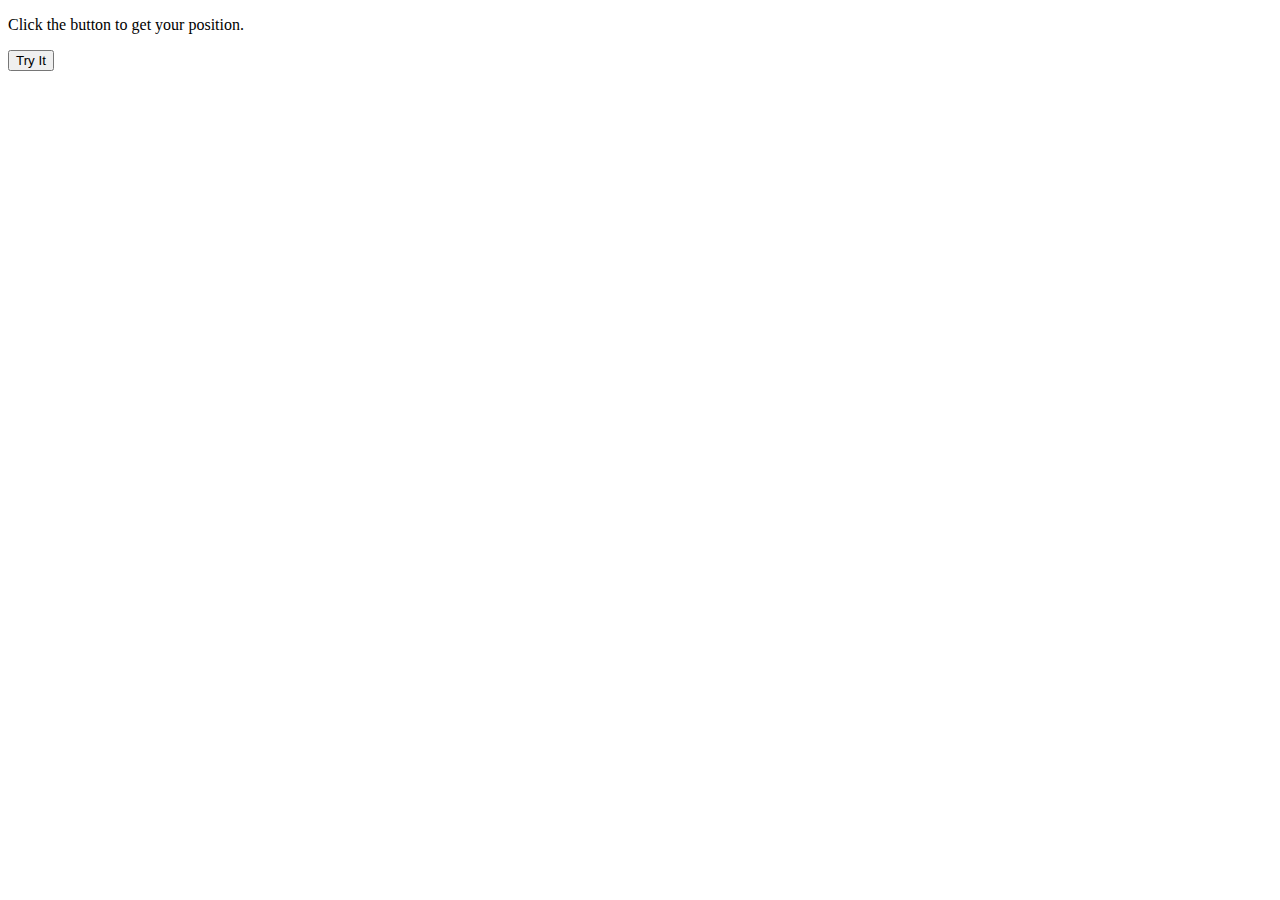
<file: www/sites/geolocation.html>
<!DOCTYPE html>
<html>
<body>

<p id="demo">Click the button to get your position.</p>

<button onclick="getLocation()">Try It</button>

<div id="mapholder"></div>
<div id="long"></div>
<div id="lat"></div>

<script>
    var x = document.getElementById("demo");

    function getLocation() {
        if (navigator.geolocation) {
            navigator.geolocation.getCurrentPosition(showPosition, showError);
        } else {
            x.innerHTML = "Geolocation is not supported by this browser.";
        }
    }


    function showPosition(position) {
        var latlon = position.coords.latitude + "," + position.coords.longitude;
        var long = position.coords.longitude;
        var lat = position.coords.latitude;
        document.getElementById("long").innerHTML = long;
        document.getElementById("lat").innerHTML = lat;

    }

    function showError(error) {
        switch(error.code) {
            case error.PERMISSION_DENIED:
                x.innerHTML = "User denied the request for Geolocation."
                break;
            case error.POSITION_UNAVAILABLE:
                x.innerHTML = "Location information is unavailable."
                break;
            case error.TIMEOUT:
                x.innerHTML = "The request to get user location timed out."
                break;
            case error.UNKNOWN_ERROR:
                x.innerHTML = "An unknown error occurred."
                break;
        }
    }
</script>

</body>
</html>
</file>
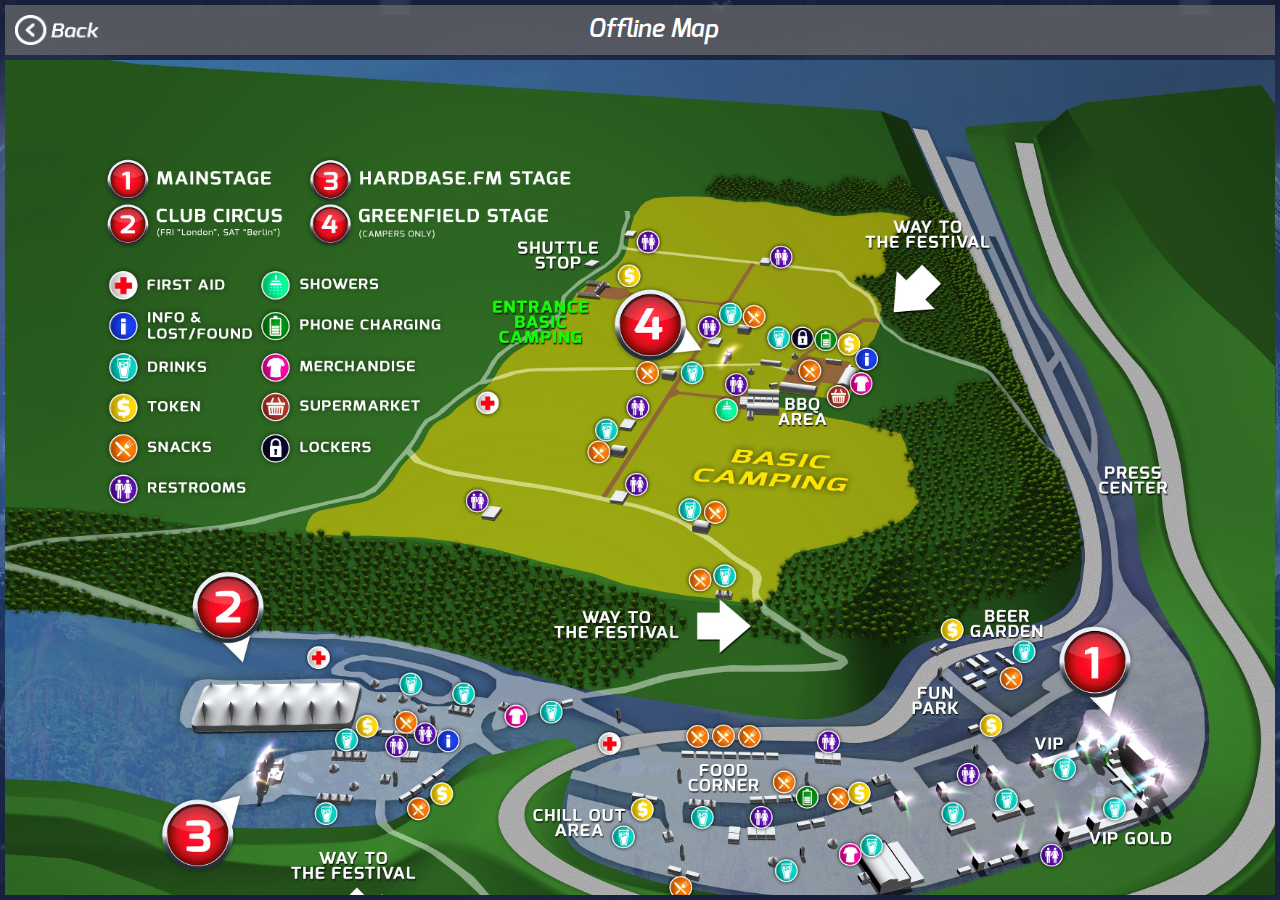
<file: www/sites/offlinemap.html>
<!DOCTYPE html>
<html>
<head>
    <meta charset="utf-8">
    <meta name="viewport" content="width=device-width, initial-scale=1.0, user-scalable=0, minimum-scale=1.0, maximum-scale=1.0">

    <title>Offline Map</title>

    <link rel="stylesheet" href="../css/bootstrap.min.css" type="text/css"/>
    <link rel="stylesheet" href="../css/bootstrap-theme.min.css" type="text/css"/>
    <link rel="stylesheet" href="../css/normalize.css" type="text/css"/>
    <link rel="stylesheet" href="../css/styles.css" type="text/css"/>

    <script type="text/javascript" src="../js/zoom.js"></script>
    <script type="text/javascript" src="../js/jquery-1.11.2.min.js"></script>
    <script type="text/javascript" src="../js/bootstrap.min.js"></script>

    <script type="text/javascript">
        var myScroll;
        function loaded () {
            myScroll = new IScroll('#wrapper', {
                zoom: true,
                scrollX: true,
                scrollY: true,
                mouseWheel: true,
                wheelAction: 'zoom',
                zoomMax: 8
            });
        }
        document.addEventListener('touchmove', function (e) { e.preventDefault(); }, false);
    </script>

    <style type="text/css">
        * {
            -webkit-box-sizing: border-box;
            -moz-box-sizing: border-box;
            box-sizing: border-box;
        }
        html {
            -ms-touch-action: none;
        }
        body,ul,li {
            padding: 0;
            margin: 0;
            border: 0;
        }
        body {
            font-size: 12px;
            font-family: ubuntu, helvetica, arial;
            overflow: hidden; /* this is important to prevent the whole page to bounce */
        }
        #wrapper {
            position: absolute;
            z-index: 1;
            top: 5px;
            bottom: 5px;
            left: 5px;
            right: 5px;
            overflow: hidden;
            margin-top: 55px;
        }
        #scroller {
            position: absolute;
            z-index: 1;
            -webkit-tap-highlight-color: rgba(0,0,0,0);
            width: 100%;
            -webkit-transform: translateZ(0);
            -moz-transform: translateZ(0);
            -ms-transform: translateZ(0);
            -o-transform: translateZ(0);
            transform: translateZ(0);
            -webkit-touch-callout: none;
            -webkit-user-select: none;
            -moz-user-select: none;
            -ms-user-select: none;
            user-select: none;
            -webkit-text-size-adjust: none;
            -moz-text-size-adjust: none;
            -ms-text-size-adjust: none;
            -o-text-size-adjust: none;
            text-size-adjust: none;
        }
        #scroller ul {
            list-style: none;
            padding: 0;
            margin: 0;
        }
        #scroller li {
            padding: 0;
        }
    </style>
</head>
<body onload="loaded()">
    <div class="content-info">
        <a href="../index.html" style="text-decoration: none">
            <div class="header_div">
                <img src="../img/max/arrow_left_back.gif" class="header_arrow_back"/>
                Offline Map
            </div>
        </a>
        <div id="wrapper">
            <div id="scroller">
                <ul>
                   <li><img src="../img/max/offlinemap.jpg" class="img-responsive"></li>
                </ul>
            </div>
        </div>
    </div>

</body>
</html>
</file>
<file: www/css/styles.css>
/* Farbverlauf von: #212a52 Zu #2457a2
            rgba(33, 42, 82, 1)  zu rgba(36, 87, 162, 1)*/

html, body {
    height: 100%;
}
.parent {
    width: 100%;
    height: 100%;
    display: table;
    text-align: center;
}
.parent > .child {
    display: table-cell;
    vertical-align: middle;
}

.item_main {
    height: 80px;
    width: 60px;
}

.spinning:hover {
    -webkit-animation:spin 0.5s linear ;
    -moz-animation:spin 0.5s linear ;
    animation:spin 0.5s linear ;
}

.clock_spinning {
    margin: 20px auto auto auto;
    -webkit-animation:circle 60s linear infinite;
    -moz-animation:circle 60s linear infinite;
    animation:circle 60s linear infinite;
}

@-moz-keyframes spin { 100% { -moz-transform: rotateY(360deg); } }
@-webkit-keyframes spin { 100% { -webkit-transform: rotateY(360deg); } }
@keyframes spin { 100% { -webkit-transform: rotateY(360deg); transform:rotateY(360deg); } }

@-ms-keyframes circle {
    from { -ms-transform: rotate(0deg); }
    to { -ms-transform: rotate(360deg); }
}
@-moz-keyframes circle {
    from { -moz-transform: rotate(0deg); }
    to { -moz-transform: rotate(360deg); }
}
@-webkit-keyframes circle {
    from { -webkit-transform: rotate(0deg); }
    to { -webkit-transform: rotate(360deg); }
}
@keyframes circle {
    from {
        transform:rotate(0deg);
    }
    to {
        transform:rotate(360deg);
    }
}

.main {
    text-align: center;
    margin-left: auto;
    margin-right: auto;
    border: solid;
}

.content-info {
    height: 100%;
    width: 100%;
    margin-left: auto;
    margin-right: auto;
    padding: 5px;
    text-align: center;
    color: #ffffff
}

#text {
    font-size: 25px;
    color: #ffffff;
    font-style: italic;
}

.icon {
    margin-right: auto;
    margin-left: auto;
    text-align: center;
}

.icon_name {
    margin-left: auto;
    margin-right: auto;
    margin-bottom: 10px;
}


/* styles for map.html*/

.google-maps {
    position: relative;
    padding-bottom: 120%; // This is the aspect ratio
    height: 0;
    overflow: hidden;
}
.google-maps #googleMap {
    position: absolute;
    top: 0;
    left: 0;
    width: 100% !important;
    height: 100% !important;
}

.pag {
    margin: 18px 0 8px 0;
    font-family: elfFont;
}

/* styles for timetable*/

.tt_info {
    background-color: rgba(110, 110, 110, 0.7);
    margin: 10px 10px 0 10px;
}

.tt_info:hover {
    background-color: rgba(163, 22, 0, 0.85);
}

.tt_row {
    color: #ffffff;
    padding: 0;
    margin: 0;
}

.tt_element {
    background-color: rgba(110, 110, 110, 0.7);
}

.tt_element:hover {
    background-color: rgba(42, 42, 42, 0.70);
}

.tt_text {
    text-align: center;
    height: 100px;
    font-family: elfFont;
    line-height: 100px;
    font-size: 30px;
}

.tt_img {
    height: 100px;
    margin-bottom: 50px;
    
}
/* styles for timetable_artists*/

.pill {
    padding: 0;
    margin: 0 -2px 0 0;
    border-bottom: 2px solid #808080;
    border-right: 2px solid #808080;
    border-top: 2px solid #808080;
    border-radius: 0;

}

.nav-pills>li>a {
    border-radius: 0;
}

.try.nav-pills>li.active>a, .nav-pills>li.active>a:focus, .nav-pills>li.active>a:hover {
    background-color: red;
}

.nav-pills>li.active>a, .nav-pills>li.active>a:focus, .nav-pills>li.active>a:hover {
    background-color: rgba(36, 87, 162, 1);
}

.nav>li>a {
    padding: 7px 2px 5px 2px;
}

.options {
    border-radius: 0;
    padding: 5px;
    height: 50px;
    width: 100%
}

.tt_tab {
    text-decoration: none;
    color: #ffffff;
    font-size: 17px;
    font-family: elfFontBold;
    padding: 0;

}

.row_container {
    height: 100px;
    background-color: rgba(110, 110, 110, 0.7);
    color: #ffffff;
    text-align: left;
    padding: 0;
    margin: 5px 0 0 0 ;
}

.row_container:hover {
    background-color: rgba(42, 42, 42, 0.70);
}

.a_img {
    height: 100px;
    float: left;
    margin-right: 10px;
}

.a_name {
    height: 45px;
    line-height: 45px;
    font-family: elfFont;
    font-size: 20px;
}

.a_hr {
    margin: -5px 10px 5px 0;
}

.a_info {
    height: 25px;
    line-height: 25px;
    font-size: 16px;
    font-family: elfFontBold;
}

.tt-modal-dialog {
    margin: 100px auto 0 auto;
    height: 200px;
    width: 200px;
}

.tt-modal-content {
    background-color: rgba(110, 110, 110, 1);
    border-radius: 0;
}

/* styles for timetable_stages*/

.stage_row {
    padding: 0;
    margin: 0 0 10px 0;
}

.stage_img {
    padding: 0;
}

.stage_text {
    height: 30px;
    font-size: 20px;
    line-height: 30px;
    font-family: elfFont;
    background-color: rgba(110, 110, 110, 0.7);
}

.stage_info {
    font-family: elfFont;
    font-size: 16px;
    color: #ffffff;
    background-color: rgba(110, 110, 110, 0.7);
    text-align: justify;
    padding: 10px;
    margin-bottom: 10px;
}

.stage_row:hover .stage_img {
    -webkit-animation:diff1 0.2s linear;
    -moz-animation:diff1 0.2s linear ;
    animation:diff1 0.2s linear ;

}

.stage_row:hover .stage_text {
    background-color: rgba(42, 42, 42, 0.70);
    -webkit-animation:diff2 0.2s linear ;
    -moz-animation:diff2 0.2s linear ;
    animation:diff2 0.2s linear ;

}

@-moz-keyframes diff1 { 100% { -moz-transform: translate(300px, 0); } }
@-webkit-keyframes diff1 { 100% { -webkit-transform: translate(300px, 0); } }
@keyframes diff1 { 100% { -webkit-transform: translate(300px, 0); transform: translate(300px, 0); } }

@-moz-keyframes diff2 { 100% { -moz-transform: translate(-300px, 0); } }
@-webkit-keyframes diff2 { 100% { -webkit-transform: translate(-300px, 0); } }
@keyframes diff2 { 100% { -webkit-transform: translate(-300px, 0); transform: translate(-300px, 0); } }

/* styles for information.html/following and information.css*/

#social_btn {
    width: 100%;
    height: 25px;
    background-color: rgba(201, 201, 201, 0.7);
}

.logo_height {
    height: 90px;
}

.logo_height:hover {
    -webkit-box-shadow: 0 0 12px 0 rgba(0, 0, 0, 0.5);
    -moz-box-shadow: 0 0 12px 0 rgba(0, 0, 0, 0.5);
    box-shadow: 0 0 12px 0 rgba(0, 0, 0, 0.5);
}

.header_arrow_back {
    height: 30px;
    width: 86px;
    float: left;
    margin: 10px -70px 0 10px;
}

.header_arrow_home {
    height: 30px;
    width: 152px;
    float: left;
    margin-top: 10px;
    margin-left: 10px;
}

.header_div {
    height: 50px;
    margin-bottom: 5px;
    background-color: rgba(110, 110, 110, 0.7);
    color: #ffffff;
    text-align: center;
    font-family: elfFont;
    line-height: 50px;
    font-size: 25px
}

.header_div:hover {
    background-color: rgba(42, 42, 42, 0.70);
}

.header_back {
    background-color: rgba(110, 110, 110, 0.7);
    font-size: 18px;
    text-align: left;
    margin-bottom: 5px;
    height: 40px;
    padding: 5px;
}

.header_back:hover {
    background-color: rgba(42, 42, 42, 0.70);
}

.header_title {
    background-color: rgba(110, 110, 110, 0.7);
    font-size: 22px;
    color: #ffffff;
    text-align: center;
    font-style: normal;
    margin-bottom: 5px;
    padding: 5px;
}

.faq_text {
    padding: 10px;
    font-size: 16px;
    color: #ffffff;
    width: auto;
    text-align: left;
    background-color: rgba(110, 110, 110, 0.7);
}

.collapse{
    padding-left: 5px;
    text-align: left;
    font-size: 21px;
    font-style: normal;
    display:block;
    color: #ffffff;
    visibility: visible;
    background-color: rgba(51, 51, 51, 0.75);
    height: auto;
    line-height: 50px;
    margin-bottom: 10px;
}

.collapse + input + img {
}

.collapse + input {
    display:none;
}
.collapse + input + * {
    display:none;
}
.collapse + input:checked + * {
    display:block;
    height:auto;

}
.text_shown{
    background-color: rgba(110, 110, 110, 0.7);
    color: #ffffff;
    height:auto;
    margin-bottom: 10px;
    margin-top: -10px;
    padding: 5px;
    text-align: justify;
    font-size: 18px;
}

.plus_img{
    height: 30px;
    width: 30px;
    float: right;
    margin-top: 10px;
    margin-right: 7px;
}

/* styles for artist.html and different artists */

.artist_img {
    height: 79px;
    width: 79px;
    float: left;
}

.artist_container {
    height: 80px;
    padding:0;
    border-bottom: 1px solid #ffffff;
}

.artist_text {
    background-color: rgba(110, 110, 110, 0.7);
    color: #ffffff;
    background-clip: content-box;
    text-align: center;
    margin: 0;
    vertical-align: middle;
    line-height: 80px;
    font-size: 20px;
    font-family: elfFont;
}

.artist_text:hover {
    background-color: rgba(42, 42, 42, 0.70);
}

.arrow_right {
    height: 30px;
    width: 30px;
    margin-top: 25px;
    margin-right: 5px;
    float: right;
}


.artist_home {
    background-color: rgba(110, 110, 110, 0.7);
    color: #ffffff;
    height: 300px;
    width: 100%;
    padding: 5px;
    text-align: justify;
    font-size: 18px;
    overflow: scroll;
    margin-bottom: 5px;

}

.artist_social {
    height: 40px;
    margin-top: 5px;
    background-color: rgba(110, 110, 110, 0.7);
    color: #ffffff;
    border-bottom: 1px solid #ffffff;
}

.artist_soc_btn {
    height: 30px;
    width: 30px;
    margin-top: 5px;
    margin-right: 25px;
}

/* styles for love.html*/
.alink {
    text-decoration: none;
    color: #ffffff;
}

.outer {
    position: relative;
    height: 140px;
}

.text_field {
    width: 75%;
    height: 75%;
    overflow: auto;
    margin: auto;
    position: absolute;
    top: 0; left: 0; bottom: 0; right: 0;
    font-family: elfFont;
    font-size: 16px;
}


.img_field {
    margin: 20px auto auto auto;
    height: 100px;

}

.row_style {
    height: 140px;
    background-color: rgba(110, 110, 110, 0.7);
    padding: 0;
    margin: 10px 0 0 0;
}

.row_style:hover {
    color: #ffffff;
    background-color: rgba(42, 42, 42, 0.70);
}


/* styles for merch.html*/

.banner {
    height: auto;
    color: #ffffff;
    line-height: 40px;
    background-color: rgba(163, 22, 0, 0.85);
    font-family: elfFont;

}

.merch_text {
    height: auto;
    width: 100%;
    font-family: elfFont;
    color: #ffffff;
    position: absolute;
    margin-top: 5px;
    border-top: 1px solid #ffffff;
    vertical-align: middle;

}

.merch_container {
    height: 200px;
    color: #ffffff;
    background-color: rgba(110, 110, 110, 0.7);
    margin-top: 5px;
    position: relative;
    padding: 0;
    border: 1px solid #ffffff;
}

.merch_img{
    margin-top: 5px;
    height: 100px;
    width: auto;
}

/* styles for gallery.html*/

.swipe {
    overflow: hidden;
    position: relative;
    width: 100%;
    margin: 0 auto 0;
}
.swipe-wrap {
    overflow: hidden;
    position: relative;
}
.swipe-wrap > div {
    float: left;
    width: 100%;
    position: relative;
}

.navbutton {
    height: 40px;
    line-height: 40px;
    font-family: elfFont;
    font-size: 20px;
    margin-top: 5px;
    background-color: rgba(110, 110, 110, 0.7);
}

.nav.prev:hover {
    color: #ffffff;
    background-color: rgba(42, 42, 42, 0.70);
}

.nav.next:hover {
    color: #ffffff;
    background-color: rgba(42, 42, 42, 0.70);
}

/* Styles for offlinemap.html */

.numbers {
    padding: 0;
    text-align: center;
    font-family: elfFont;
    font-size: 34px;
    font-weight: bold;
    font-style: normal;
    color: #FFFFFF;
    height: 40px;
}
.title {
    border-style: none;
    text-align: center;
    font-family: elfFont;
    font-size: 12px;
    font-weight: bold;
    color: #FFFFFF;
    height: 40px;

}
.countdown_text {
    font-family: elfFont;
    font-size: 20px;
    color: #ffffff;
    font-weight: bold;
    text-align: center;
    margin-top: 20px;
    height: 100px;
    line-height: 45px;
}


/* styles for food.html*/

.food_container {
    height: 80px;
    border-bottom: 1px solid #ffffff;
    text-align: center;
    line-height: 80px;
    background-color: rgba(110, 110, 110, 0.7);
    font-family: elfFont;
    font-size: 20px;
    color: #ffffff;
}

.food_container:hover {
    background-color: rgba(42, 42, 42, 0.70);
}



/* overall used font */
@font-face {
    font-family: elfFont;
    src: url(../fonts/Exo-DemiBold-Italic.otf);
}
@font-face {
    font-family: elfFontBold;
    src: url(../fonts/Exo-DemiBold.otf);
}

/* smaller margins to the horizontal divider*/

hr {
    margin-top: 10px;
    margin-bottom: 10px;
}

body {
    background: linear-gradient( rgba(33,42,82,0.7), rgba(36,87,162,0.7),rgba(33,42,82,0.7)),  url("../img/background.png") center repeat ;
}
</file>
